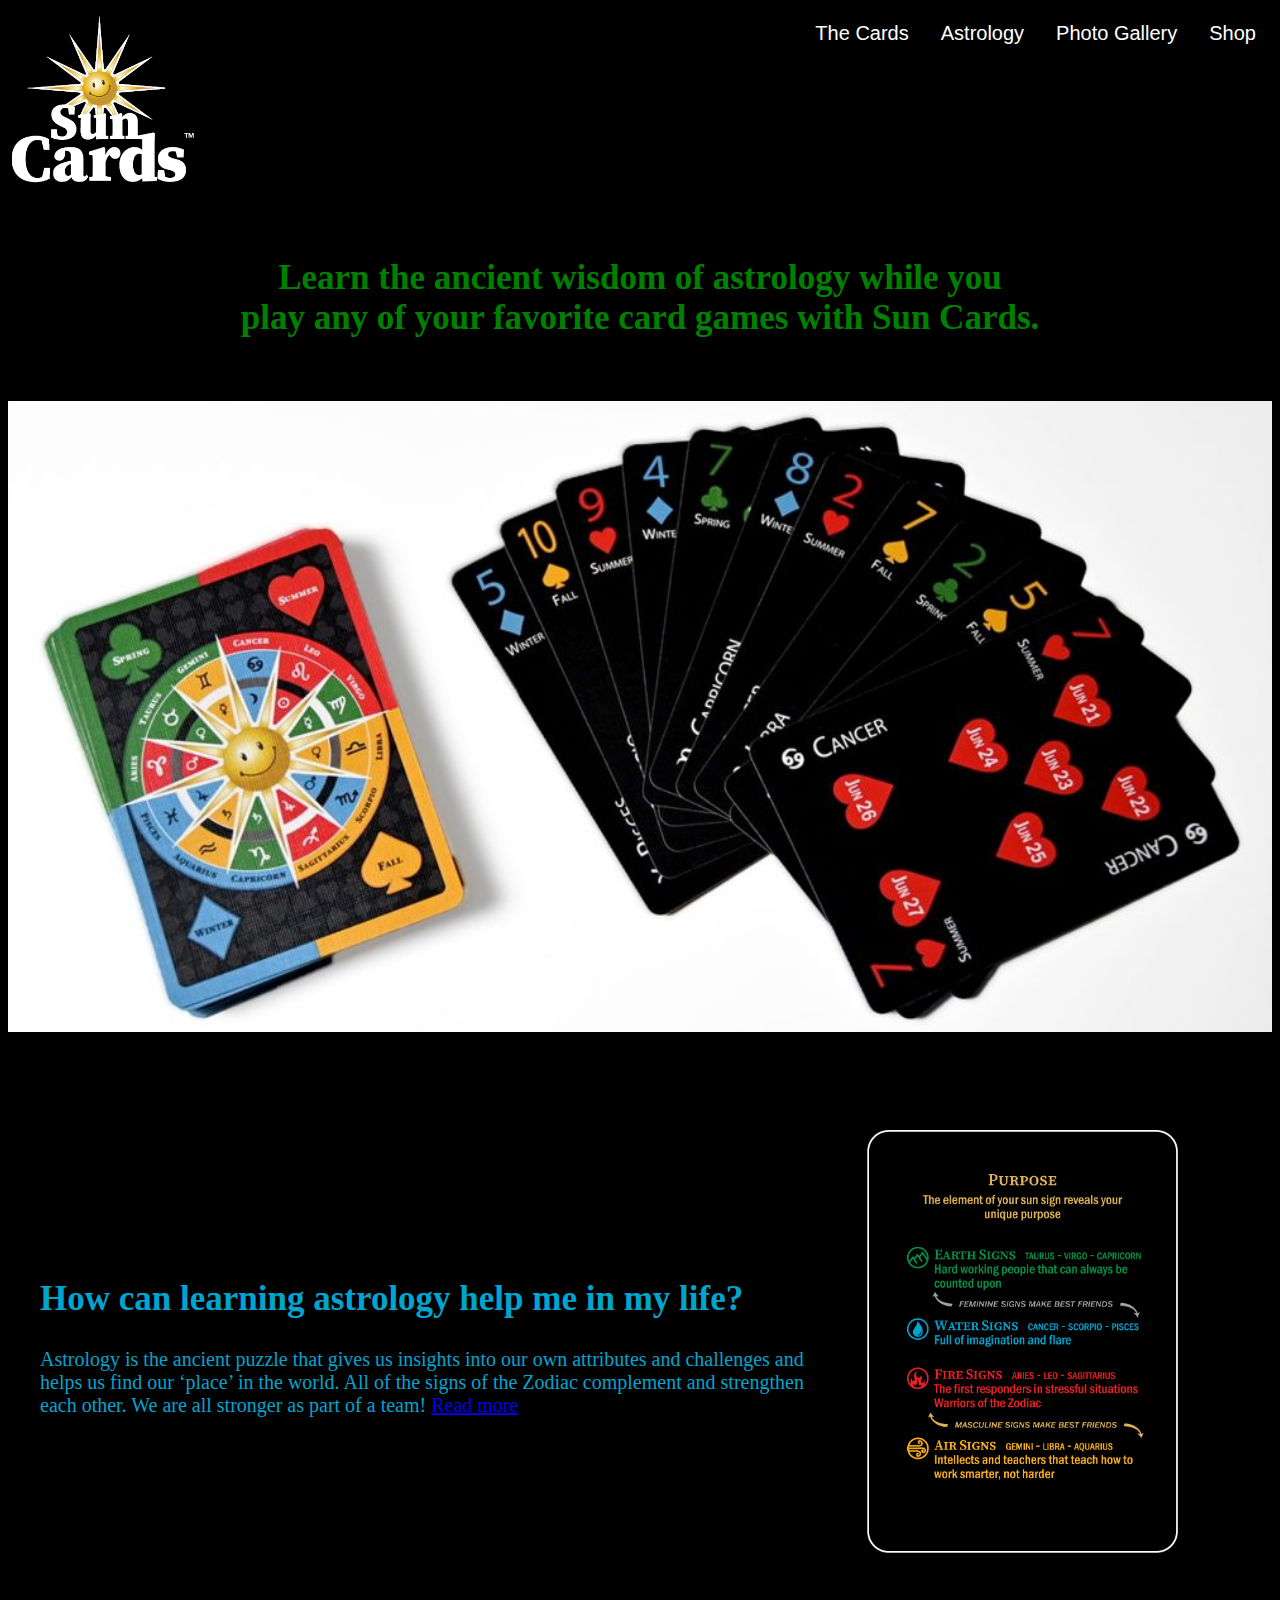
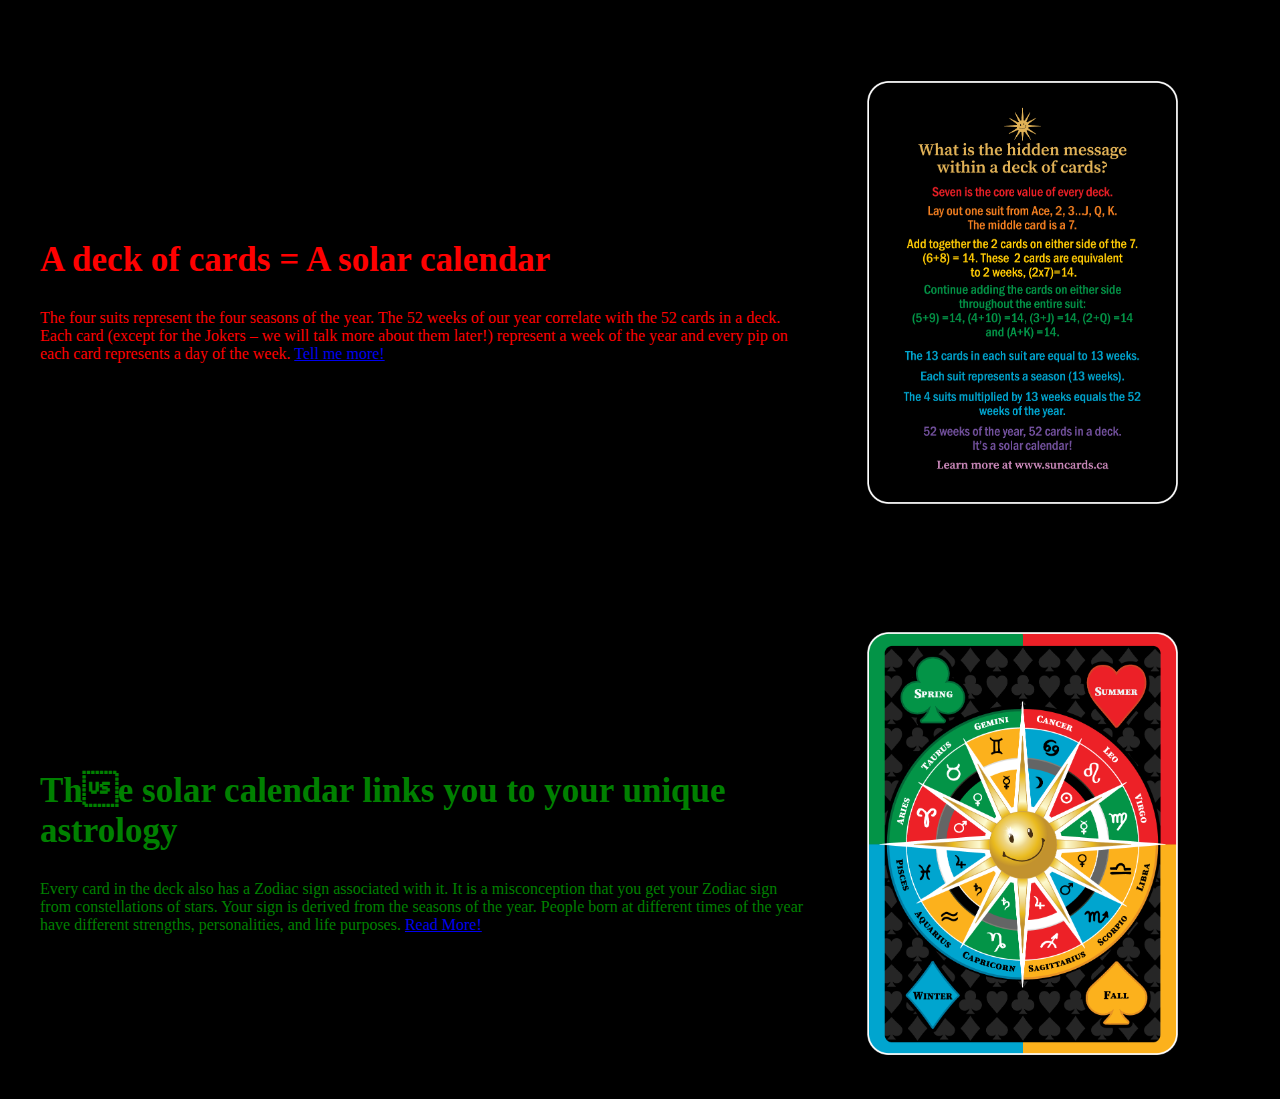
<file: index.html>
<!DOCTYPE html>
<html>
<head>
<style>

ul {
  list-style-type: none;
  margin: 0;
  padding: 0;
  overflow: hidden;
  background-color: black;
}

li {
  float: right;
}

li a {
  display: inline-block;
  color: white;
  text-align: center;
  padding: 14px 16px;
  text-decoration: none;
  font-size: 20px;
  font-family: sans-serif;
}

li a:hover {
  background-color: #111;
}

.active {
  background-color: red;
}
	
h1 {
text-align: center;
  background-color: black;
  color: green;
  font-size: 35px;
padding: 40px 0px 40px 0px;
}

h2 {
text-align: left;
color:#00A5CF;
  font-size: 35px;
}

</style>
</head>

<body style="background-color:black;">
	
<ul>
	<a href="index.html"><img width="15%" src="images\logo.png"  alt=""></a>
	<li><a href="shop.html">Shop</a></li>
	<li><a href="gallery.html">Photo Gallery</a></li>
	<li><a href="astrology.html">Astrology</a></li>
	<li><a href="TheCards.html">The Cards</a></li>  
</ul>




<h1>Learn the ancient wisdom of astrology while you <br>play any of your favorite card games with Sun Cards.</h1>

<div >
<img   style="width:100%"  src="images/cardsImage1.jpg" />
</div>


<div>
<table  width="100%"  cellpadding="30"  bgcolor="black">
    <tr  >
		<th></th>
		<th></th>
	</tr>
	<tr>
		 <td ><h2>How can learning astrology help me in my life?</h2>
			<p style="color:#00A5CF;font-size: 20px;">Astrology is the ancient puzzle that gives us insights into 
				our own attributes and challenges and helps us find our 
				‘place’ in the world. All of the signs of the Zodiac 
				complement and strengthen each other. We are all 
				stronger as part of a team! <a href="astrology.html">Read more</a></p>
		</td>
        <td>
			<img class="center"  style="width:100%" src="images/Home_card1@4x.png" />		
		</td>
	</tr>
	
	    <tr>
		<th>
			<td ></td>
			<td ></td>
		</th>
	</tr>
	<tr>
		 <td ><h2 style="color:red">A deck of cards = A solar calendar</h2>
			<p style="color:red;">The four suits represent the four seasons of the year. 
				The 52 weeks of our year correlate with the 52 cards in 
				a deck. Each card (except for the Jokers – we will talk 
				more about them later!) represent a week of the year 
				and every pip on each card represents a day of the 
				week. <a href="TheCards.html">Tell me more!</a> </p>
		</td>
        <td>
			<img style="width:100%" src="images/Home_card2@4x.png" />		
		</td>
	</tr>
	
	    <tr>
		<th>
			<td ></td>
			<td ></td>
		</th>
	</tr>
	<tr>
		 <td ><h2 style="color:green;">The solar calendar links you to your unique astrology</h2>
			<p style="color:green;">Every card in the deck also has a Zodiac sign associated 
			with it. It is a misconception that you get your Zodiac 
			sign from constellations of stars. Your sign is derived 
			from the seasons of the year. People born at different 
			times of the year have different strengths, personalities, 
			and life purposes. <a href="astrology.html">Read More!</a></a></p>
		</td>
        <td>
			<img style="width:100%" src="images/Home_card3@4x.png" />		
		</td>
	</tr>

</table>
</div>
</body>
</html>
</file>
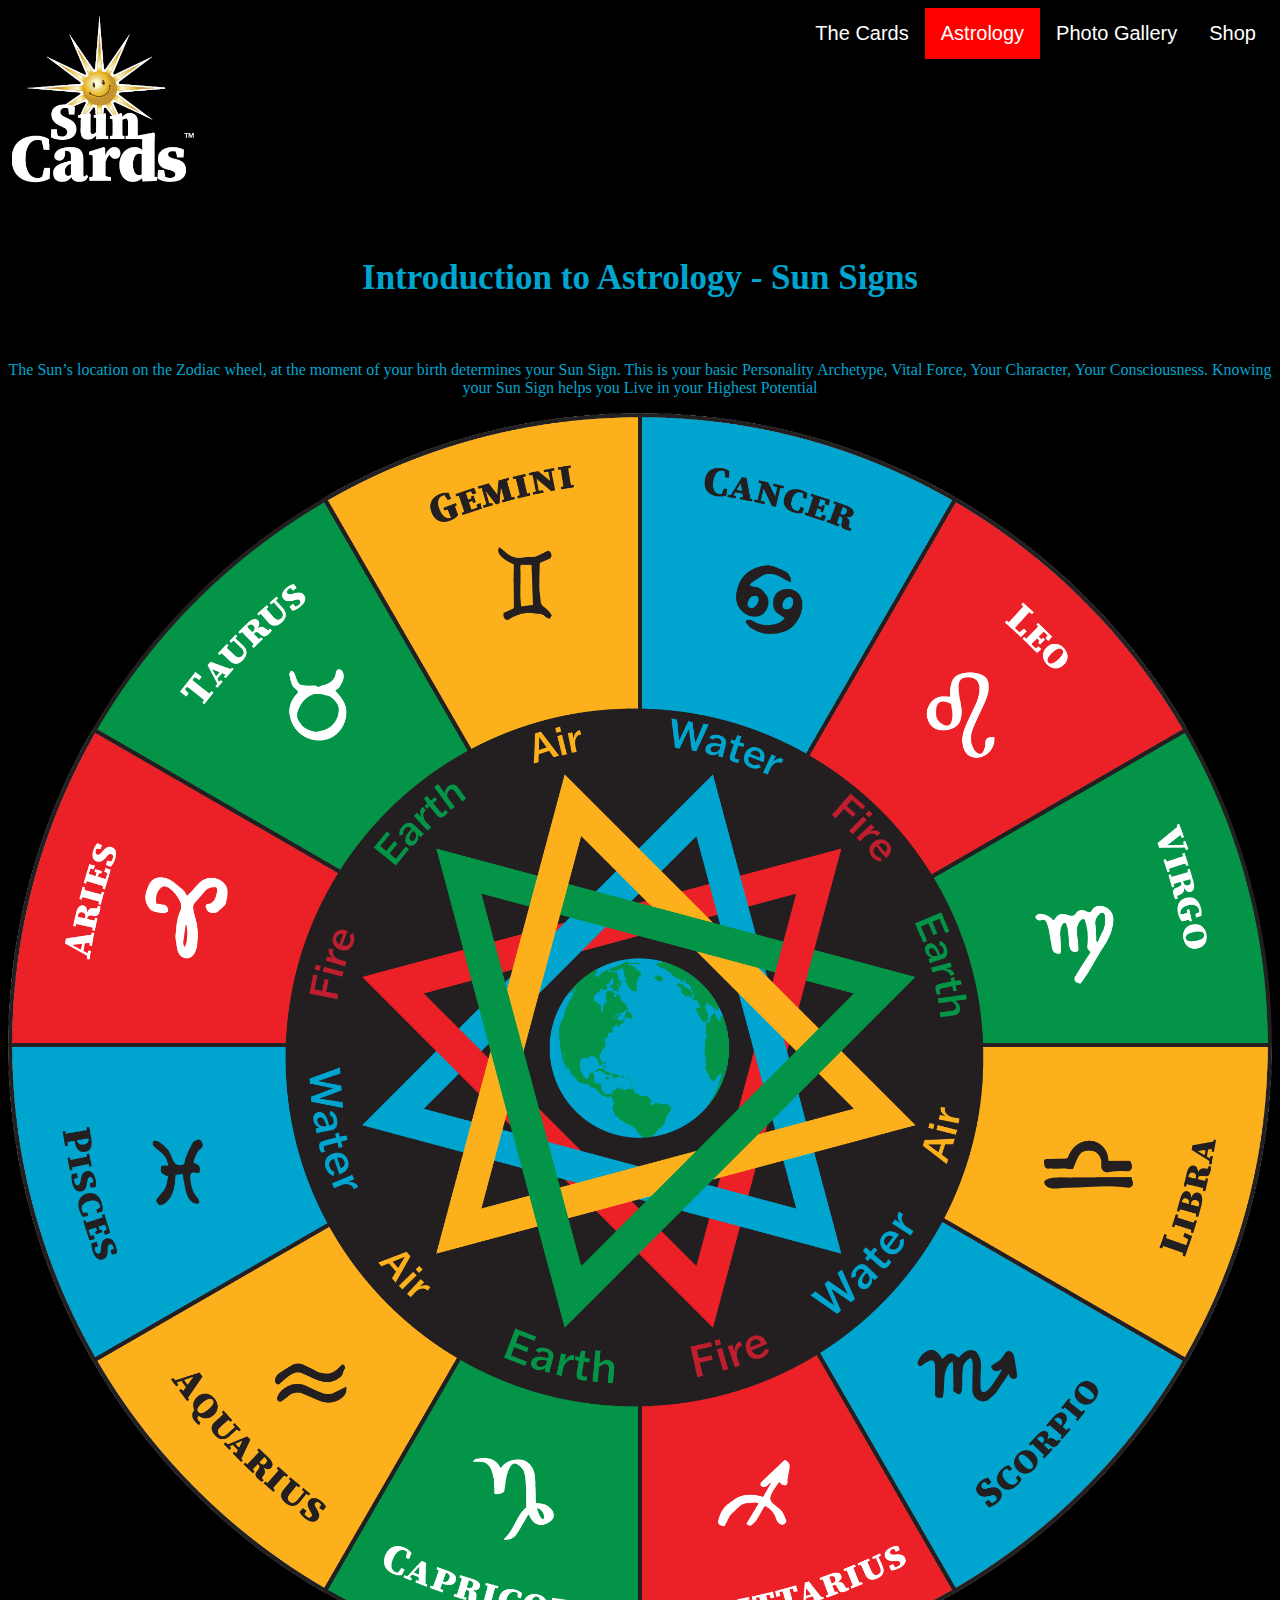
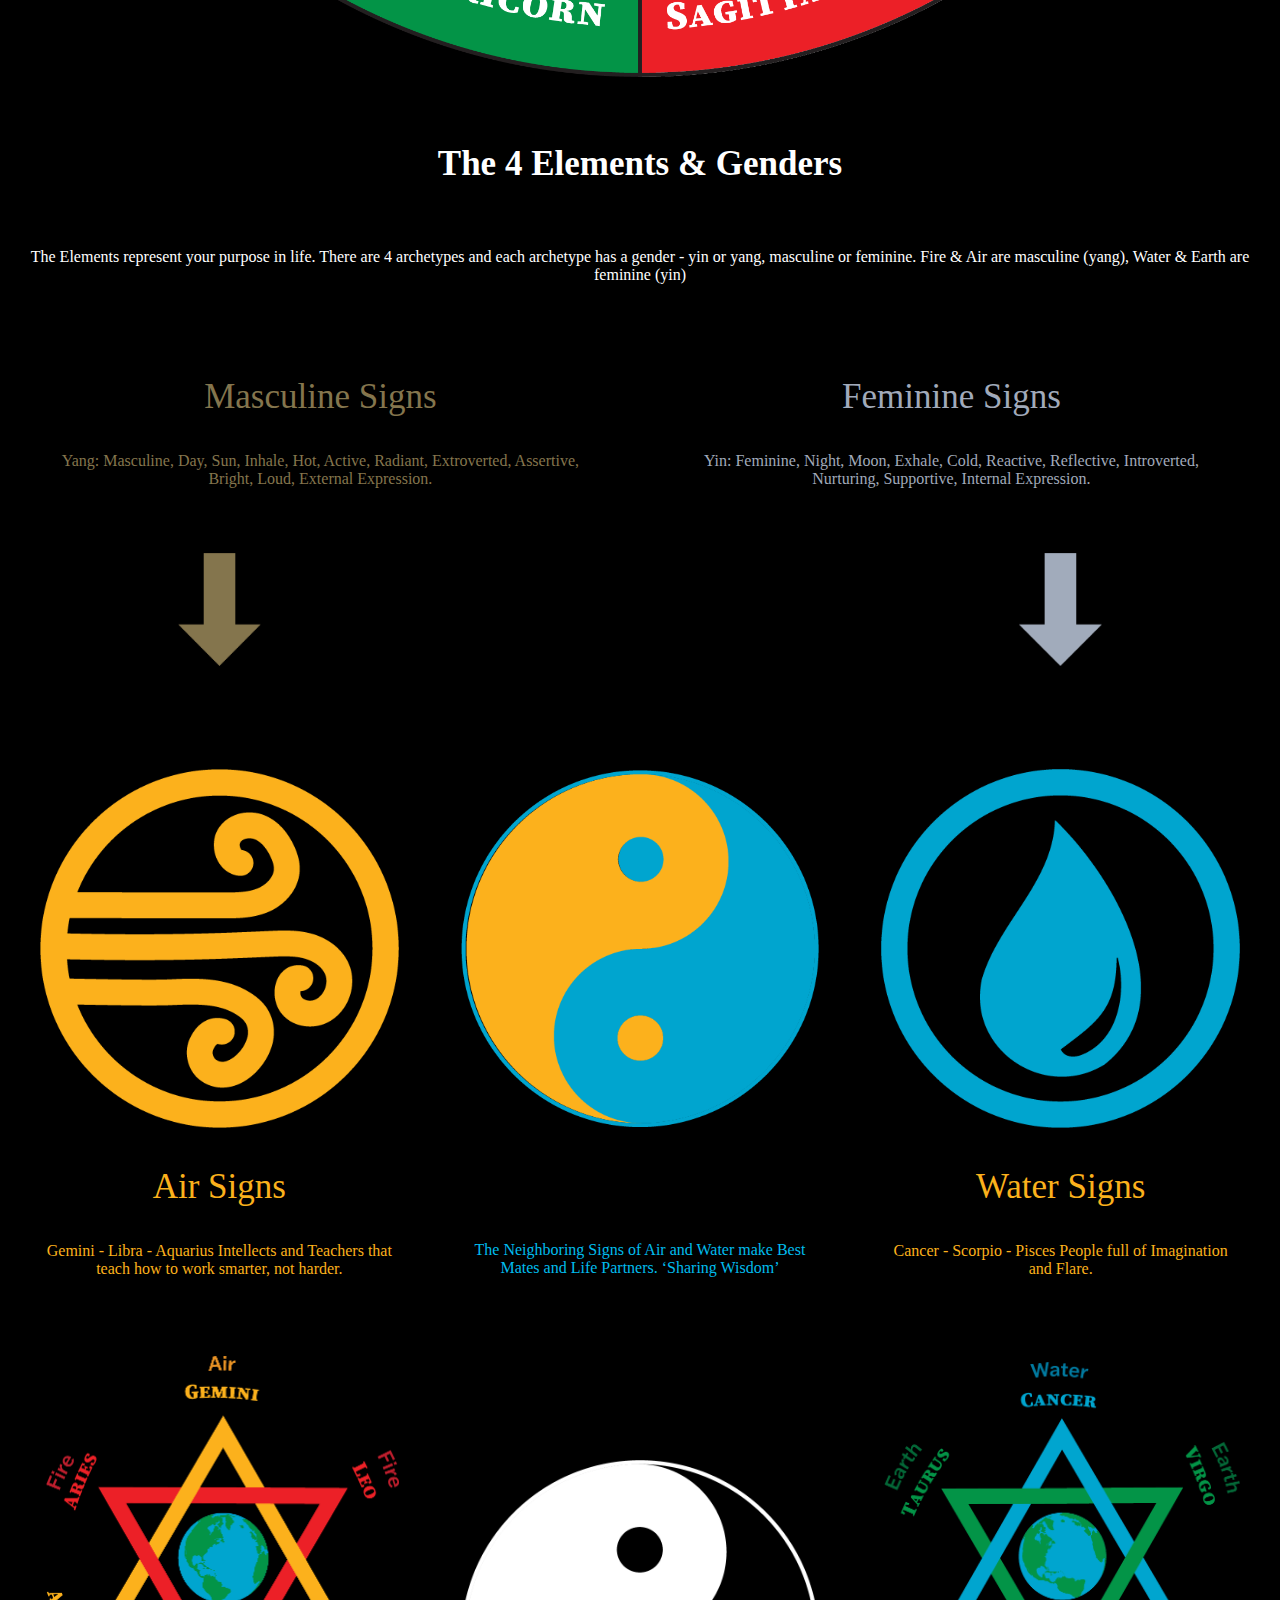
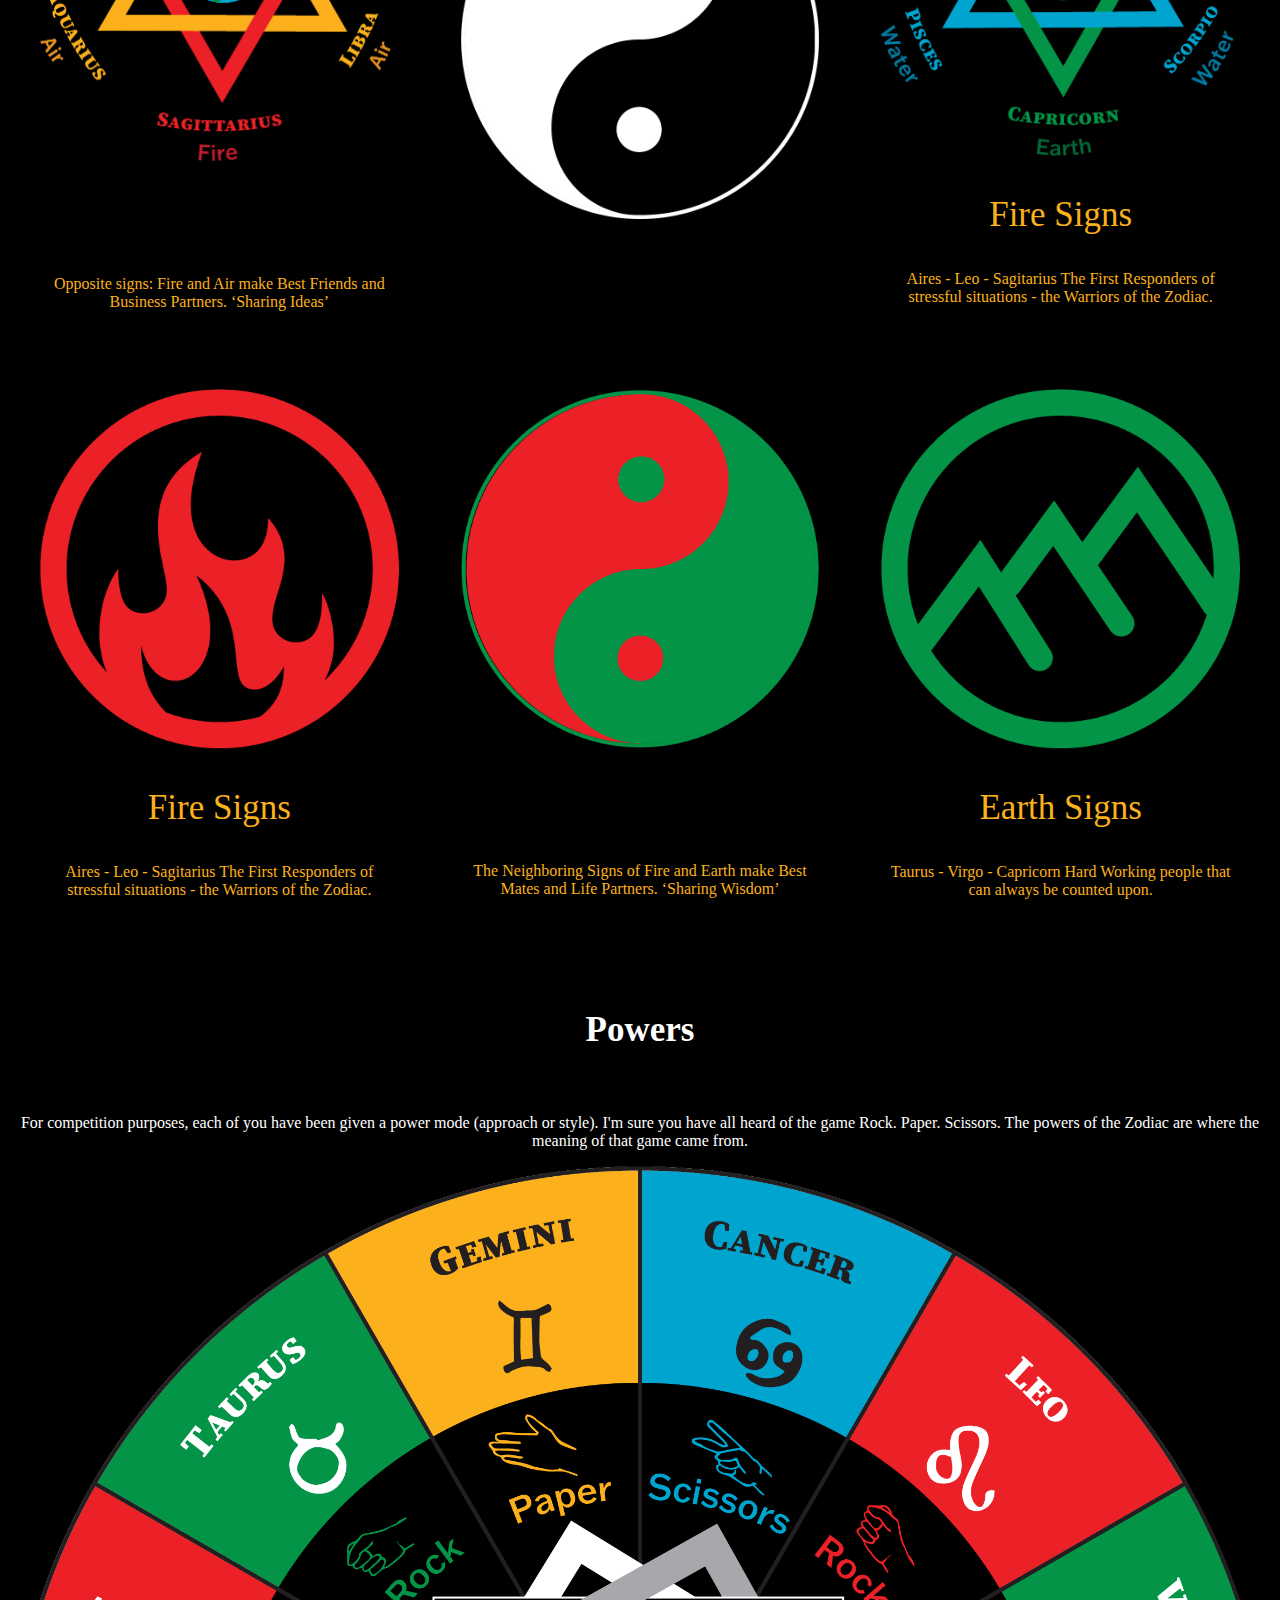
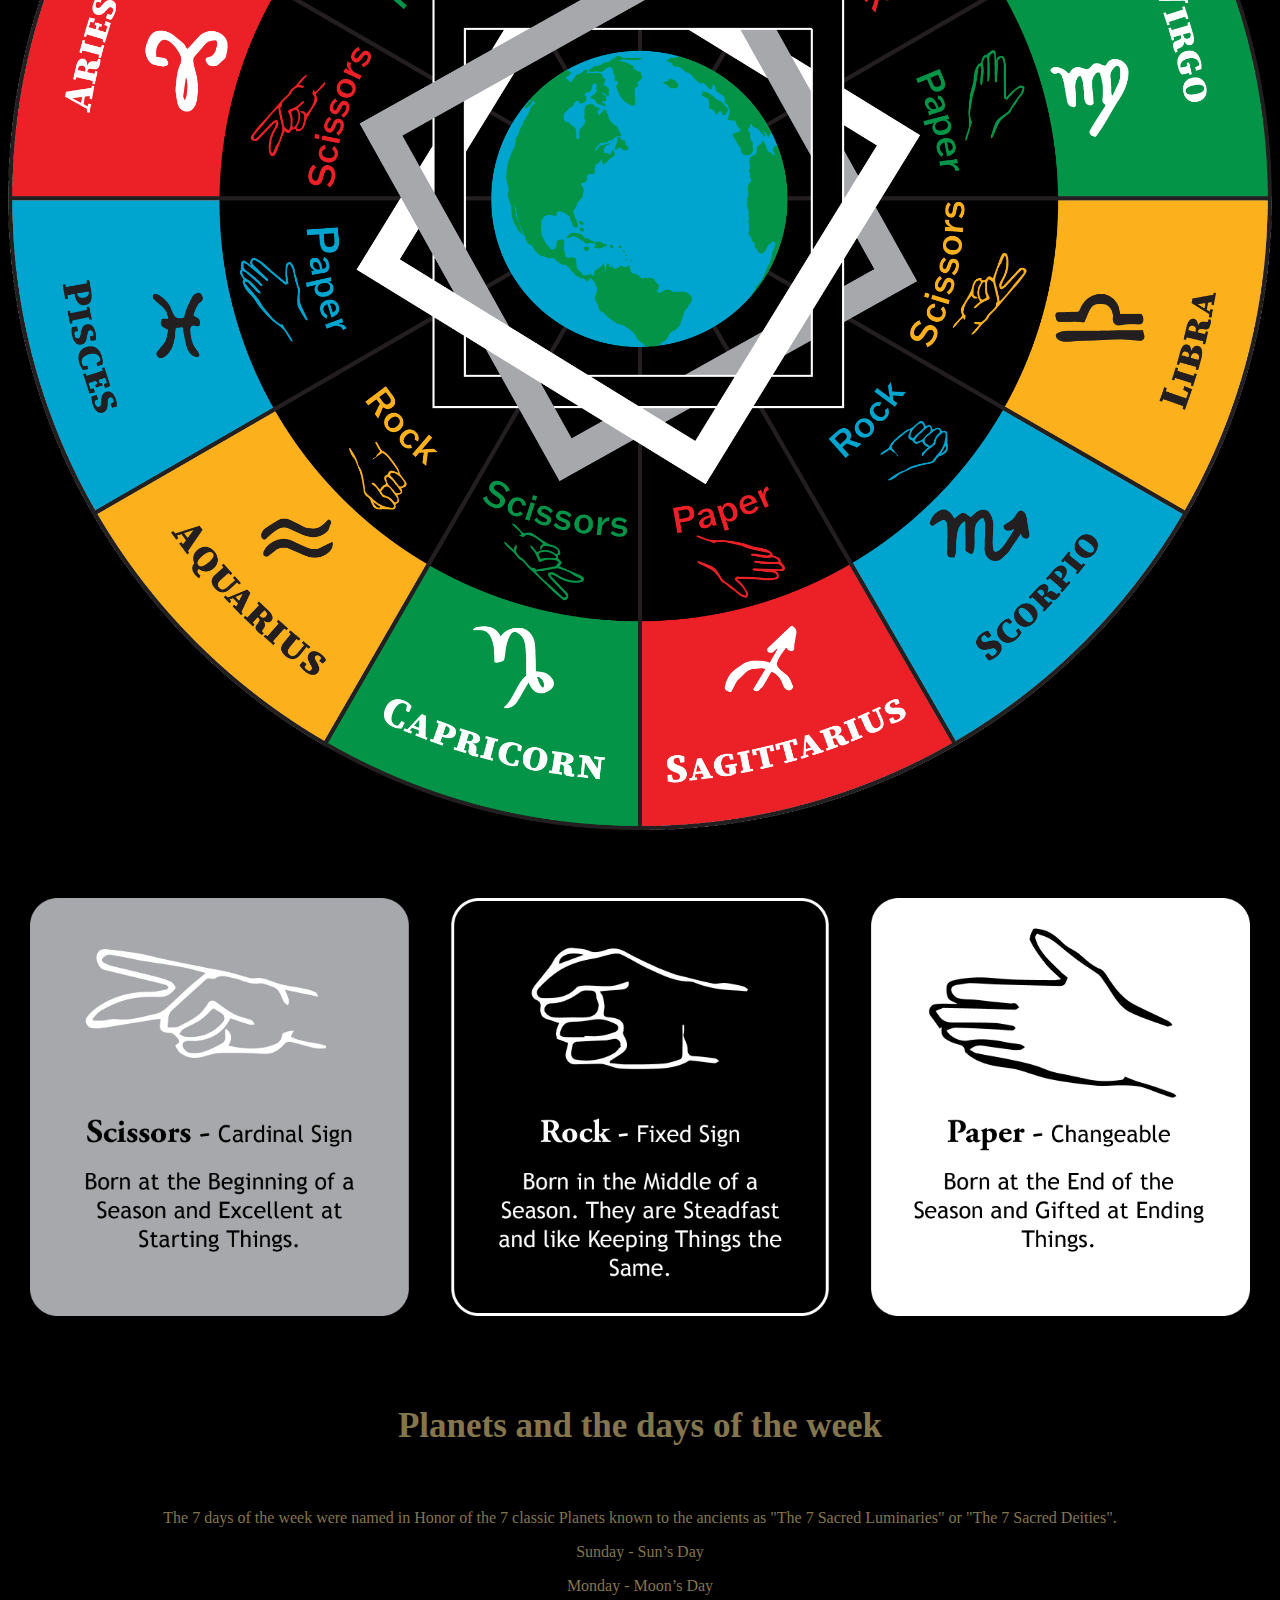
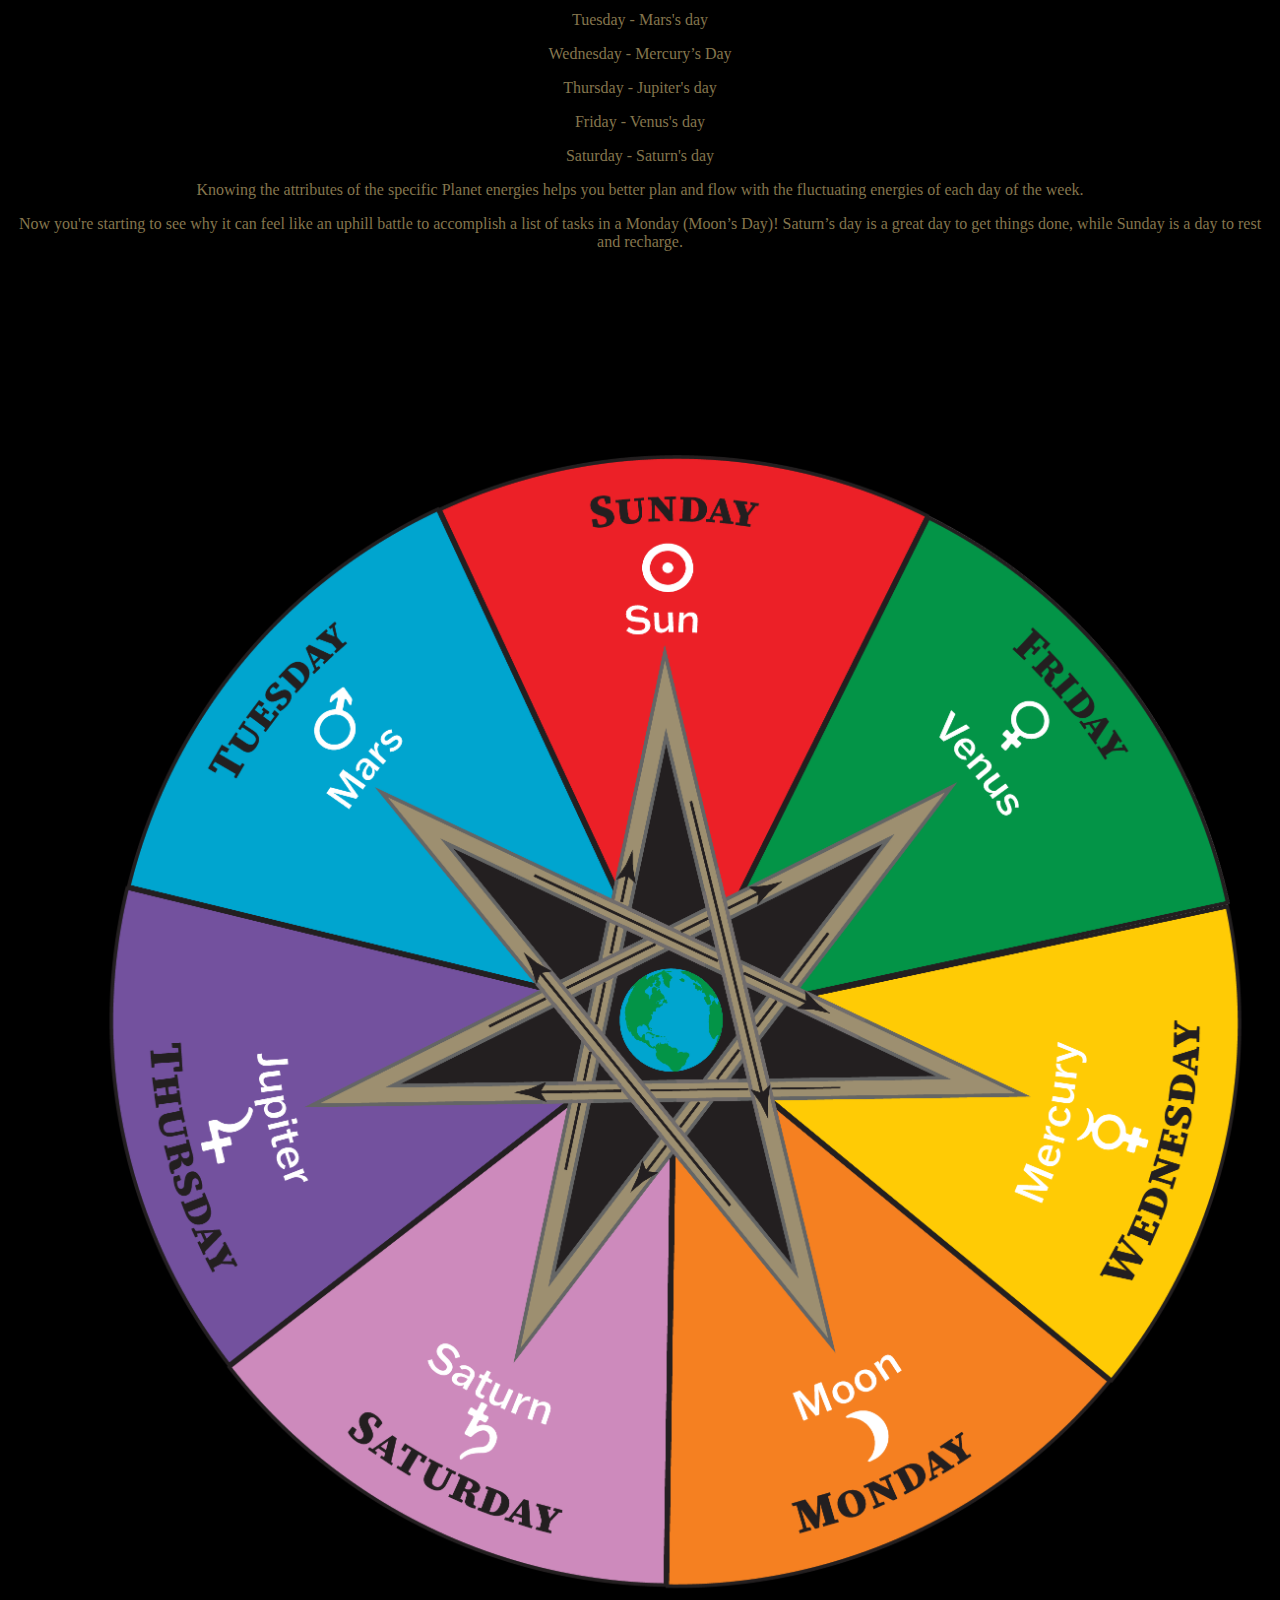
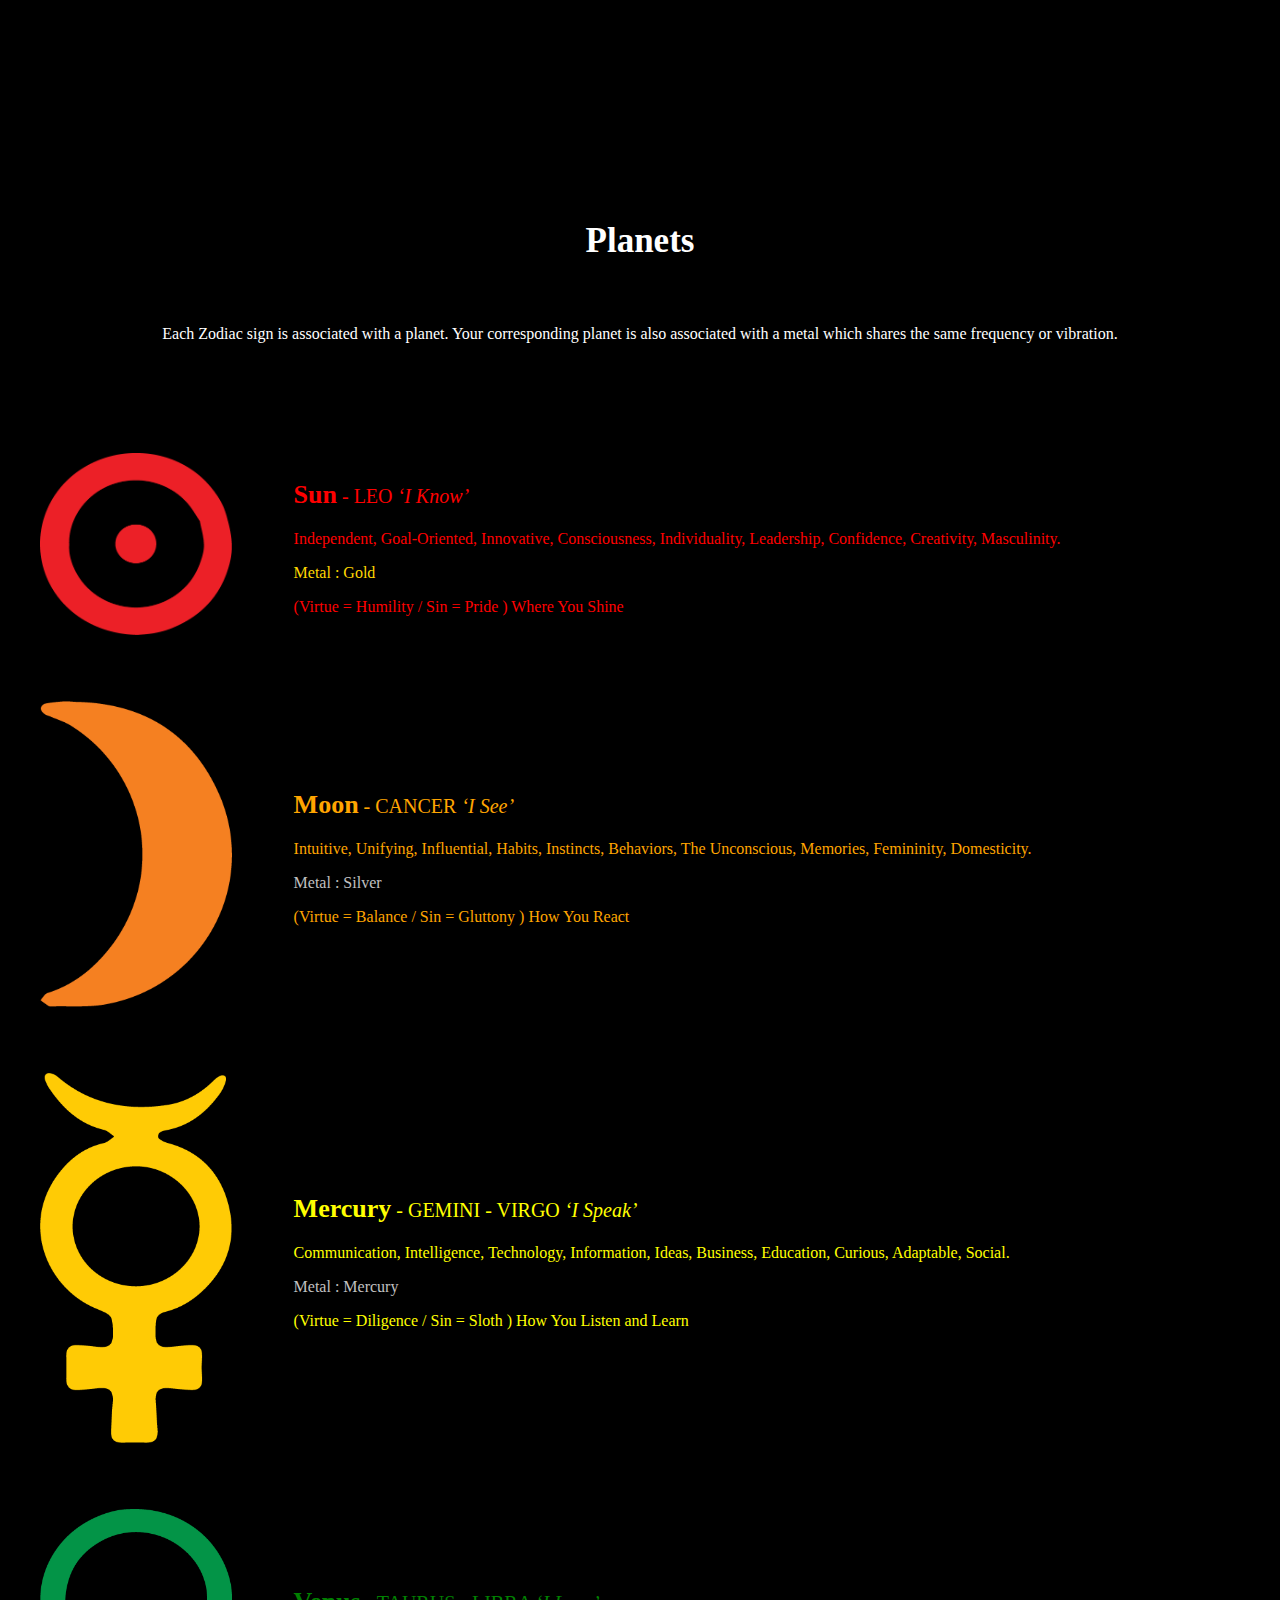
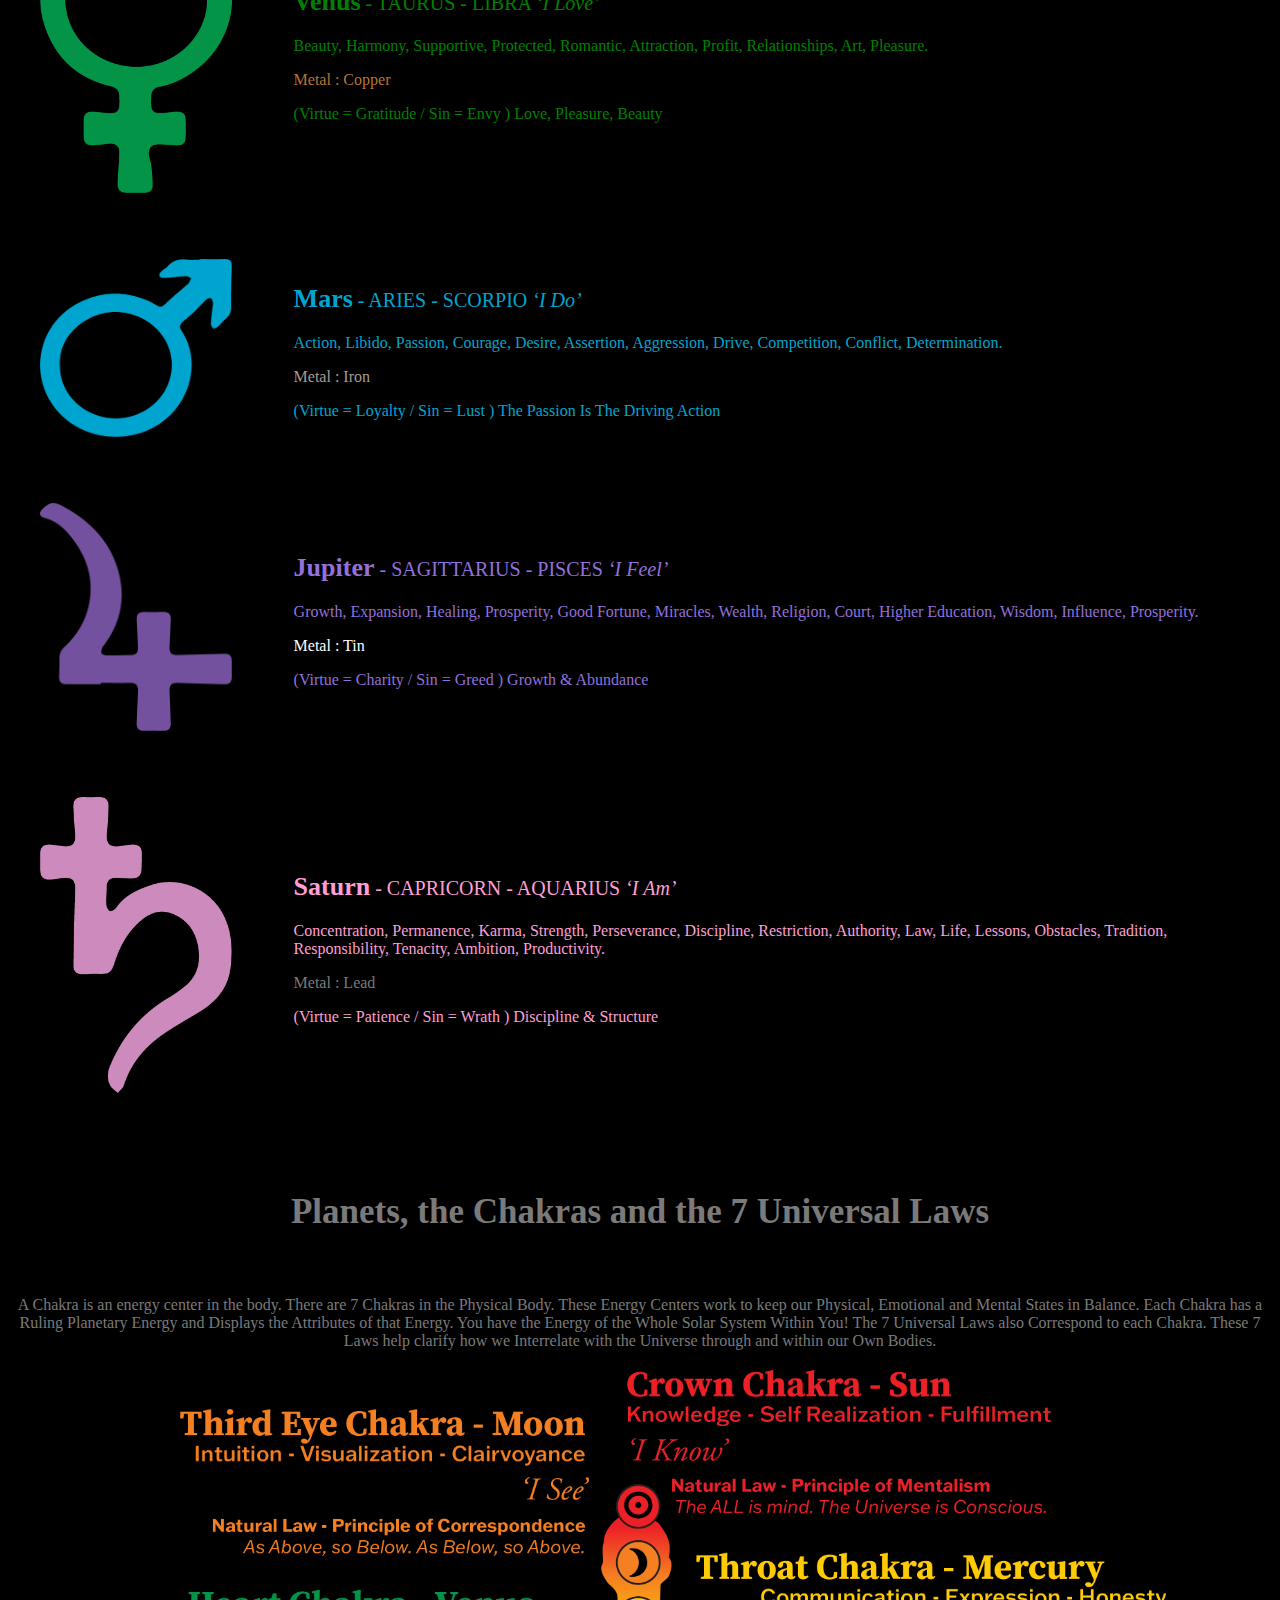
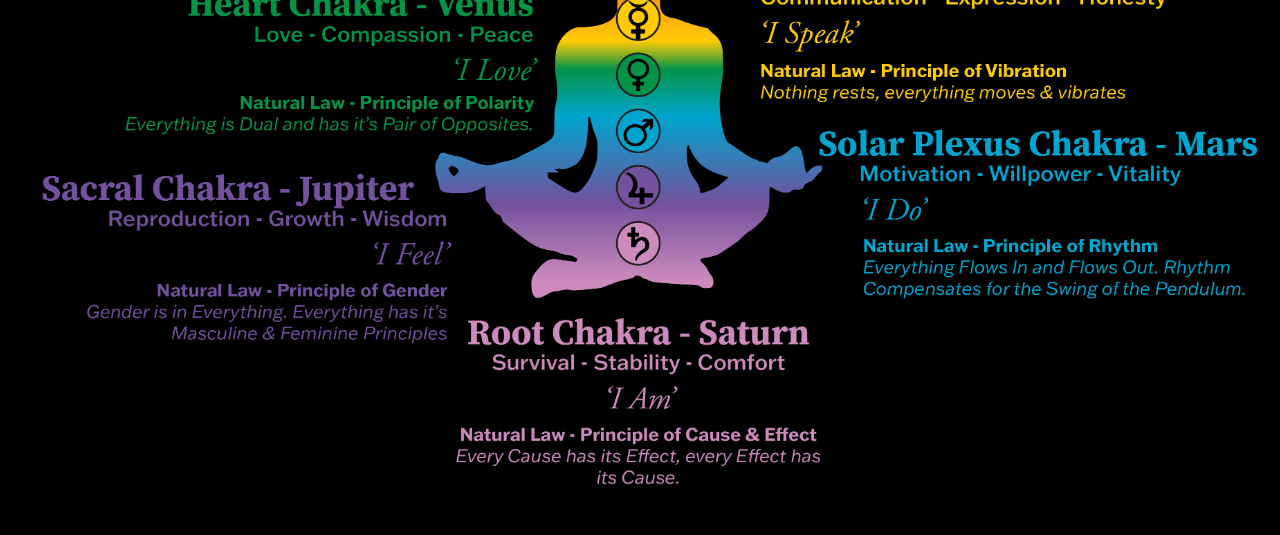
<file: astrology.html>
<!DOCTYPE html>
<html>
<head>
<style>

ul {
  list-style-type: none;
  margin: 0;
  padding: 0;
  overflow: hidden;
  background-color: black;
}

li {
  float: right;
}

li a {
  display: inline-block;
  color: white;
  text-align: center;
  padding: 14px 16px;
  text-decoration: none;
  font-size: 20px;
  font-family: sans-serif;
}

li a:hover {
  background-color: #111;
}

.active {
  background-color: red;
}
	
h1 {
text-align: center;
  background-color: black;
  color: green;
  font-size: 35px;
padding: 40px 0px 40px 0px;
}

h2 {
text-align: left;
color:#00A5CF;
  font-size: 35px;
}

</style>
</head>

<body style="background-color:black;">
	
<ul>
	<a href="index.html"><img width="15%" src="images\logo.png"  alt=""></a>
	<li ><a href="shop.html">Shop</a></li>
	<li><a href="gallery.html">Photo Gallery</a></li>
	<li><a class="active" href="astrology.html">Astrology</a></li>
	<li><a href="TheCards.html">The Cards</a></li>  
</ul>

<div>
<h1 style="color:#00A5CF">Introduction to Astrology - Sun Signs</h2>
			<p style="color:#00A5CF;text-align:center;">The Sun’s location on the Zodiac wheel, at the moment of your birth determines your Sun Sign. This is 
your basic Personality Archetype, Vital Force, Your Character, Your Consciousness. Knowing your Sun Sign 
helps you Live in your Highest Potential</p>
</div>

<div>
<img   style="width:100%"  src="images/Astrology_wheel.png" />
</div>

<div>
<h1 style="color:white">The 4 Elements & Genders</h2>
			<p style="color:white;text-align:center;">The Elements represent your purpose in life. There are 4 archetypes and each archetype has a gender - yin 
or yang, masculine or feminine. Fire & Air are masculine (yang), Water & Earth are feminine (yin)</p>
</div>

<div>
<table  width="100%"  cellpadding=""  bgcolor="black">
	<tr>
        	<td style="padding: 40px 40px 40px 40px;">
			<p style="color:#84754D;text-align:center;font-size: 35px;">Masculine Signs</p>
			<p style="color:#84754D;text-align:center;">Yang: Masculine, Day, Sun, Inhale, Hot, Active, Radiant, Extroverted, Assertive, Bright, Loud, External Expression.</p>
		</td>        	
		<td style="padding: 40px 40px 40px 40px;">		  
			<p style="color:#A1AABA;text-align:center;font-size: 35px;">Feminine Signs</p>
			<p style="color:#A1AABA;text-align:center;"> Yin: Feminine, Night, Moon, Exhale, Cold, Reactive, Reflective, Introverted, Nurturing, Supportive, Internal Expression.</p>
		</td>
	</tr>
</table>
<div>

<div>
<table width="100%" style="text-align:center;vertical-align:top;">
	<tr>
		<th width="33%"></th>
		<th width="33%"></th>
		<th width="33%"></th>		
	 </tr>
    <tr>    
		<td>	
			<img width="20%"  src="images/Astrology_masculine_arrow.png" />
		</td>
		<td></td>
     		<td>		  
			<img width="20%" src="images/Astrology_feminine_arrow.png" />
		</td>
	</tr>

</table>
</div>
	
<div>
<table  width="100%"  cellpadding="30px"  bgcolor="black">
	<tr>
		<tr>
		<th width="33%"></th>
		<th width="33%"></th>
		<th width="33%"></th>		
	</tr>
	<tr>    
		<td>	
			<img width="100%" src="images/Air_sign.png" />
			<p style="color:#FBB11C;text-align:center;font-size: 35px;">Air Signs</p>
			<p style="color:#FBB11C;text-align:center;">Gemini - Libra - Aquarius Intellects and Teachers that teach how to work smarter, not harder. </p>
		</td>
		<td>
			<img width="100%" src="images/Ying_Yang_air_water.png" />
			<p style="color:black;text-align:center;font-size: 35px;">___</p>
			<p style="color:#00BCED;text-align:center;">The Neighboring Signs of Air and Water make Best Mates and Life Partners. ‘Sharing Wisdom’</p>
		</td>
        <td>		  
			<img width="100%"  src="images/Water_sign.png" />
			<p style="color:#FBB11C;text-align:center;font-size: 35px;">Water Signs</p>
			<p style="color:#FBB11C;text-align:center;">Cancer - Scorpio - Pisces People full of Imagination and Flare.</p>
		</td>
	</tr>
	<tr>    
		<td>	
			<img width="100%" src="images/Fire_Air_star.png" />
			<p style="color:black;text-align:center;font-size: 35px;">___</p>
			<p style="color:#FBB11C;text-align:center;">Opposite signs: Fire and Air make Best Friends and Business Partners. ‘Sharing Ideas’</p>
		</td>
		<td>
			<img width="100%" src="images/Yin_yang.png" />
	
		</td>
        <td>		  
			<img width="100%"  src="images/Earth_Water_star.png" />
			<p style="color:#FBB11C;text-align:center;font-size: 35px;">Fire Signs</p>
			<p style="color:#FBB11C;text-align:center;">Aires - Leo - Sagitarius The First Responders of stressful situations - the Warriors of the Zodiac.</p>
		</td>
	</tr>

	<tr>    
		<td>	
			<img width="100%" src="images/Fire_Sign.png" />
			<p style="color:#FBB11C;text-align:center;font-size: 35px;">Fire Signs</p>
			<p style="color:#FBB11C;text-align:center;">Aires - Leo - Sagitarius The First Responders of stressful situations - the Warriors of the Zodiac.</p>
		</td>
		<td>
			<img width="100%" src="images/Fire_earth_yin_yang.png" />
			<p style="color:black;text-align:center;font-size: 35px;">___</p>
			<p style="color:#FBB11C;text-align:center;">The Neighboring Signs of Fire and Earth make Best Mates and Life Partners. ‘Sharing Wisdom’</p>
		</td>
        <td>		  
			<img width="100%"  src="images/Earth_sign.png" />
			<p style="color:#FBB11C;text-align:center;font-size: 35px;">Earth Signs</p>
			<p style="color:#FBB11C;text-align:center;">Taurus - Virgo - Capricorn Hard Working people that can always be counted upon.</p>
		</td>
	</tr>
</table>
<div>

<div>
	<h1 style="color:white">Powers</h1>
	<p style="color:white;text-align:center;">For competition purposes, each of you have been given a power mode (approach or style). I'm sure you have all heard of the game Rock. Paper. Scissors. The powers of the Zodiac are where the meaning of that game came from.</p>
</div>

<div>
<img   style="width:100%"  src="images/Astrology_powers.png" />
</div>

<div>
<table width="100%" cellpadding="20px"  style="text-align:center;vertical-align:top;">
	<tr>
		<th width="33%"></th>
		<th width="33%"></th>
		<th width="33%"></th>		
	 </tr>
    <tr>    
		<td>	
			<img width="100%"  src="images/Scissors_box.png" />
		</td>
		<td>
			<img width="100%"  src="images/Rock_box.png" />
		</td>
     		<td>		  
			<img width="100%"  src="images/Paper_box.png" />
		</td>
	</tr>

</table>
</div>

<div>
	<h1 style="color:#84754D">Planets and the days of the week</h1>
	<p style="color:#84754D;text-align:center;">The 7 days of the week were named in Honor of the 7 classic Planets known to the ancients as "The 7 Sacred Luminaries" or "The 7 Sacred Deities".</p>
			<p style="color:#84754D;text-align:center;">Sunday - Sun’s Day</p>
			<p style="color:#84754D;text-align:center;">Monday - Moon’s Day</p>
			<p style="color:#84754D;text-align:center;">Tuesday - Mars's day</p>
			<p style="color:#84754D;text-align:center;">Wednesday - Mercury’s Day</p>
			<p style="color:#84754D;text-align:center;">Thursday - Jupiter's day</p>
			<p style="color:#84754D;text-align:center;">Friday - Venus's day</p>
			<p style="color:#84754D;text-align:center;">Saturday - Saturn's day</p>

	<p style="color:#84754D;text-align:center;">Knowing the attributes of the specific Planet energies helps you better plan and flow with the fluctuating energies of each day of the week.</p>
	<p style="color:#84754D;text-align:center;">Now you're starting to see why it can feel like an uphill battle to accomplish a list of tasks in a Monday (Moon’s Day)! Saturn’s day is a great day to get things done, while Sunday is a day to rest and recharge.</p>
</div>

<div>
<img   style="width:100%"  src="images/Astrology_daysofweek.png" />
</div>

<div>
	<h1 style="color:white">Planets</h1>
	<p style="color:white;text-align:center;">Each Zodiac sign is associated with a planet. Your corresponding planet is also associated with a metal which shares the same frequency or vibration.</p>
</div>

<div>
<table width="100%" cellpadding="30px"  style="text-align:center;vertical-align:top;">
	<tr>
		<th width="20%"></th>
		<th width="80%"></th>		
	</tr>
	<tr>    
		<td>	
			<img width="100%"  src="images/Sun_icon.png" />
		</td>
     		<td>		  
			<p style="color:red;text-align:left;font-size: 20px;"><b style="font-size: 26px;">Sun</b> - LEO <i>‘I Know’</i></p>
			<p style="color:red;text-align:left;">Independent, Goal-Oriented, Innovative, Consciousness, Individuality, Leadership, Confidence, Creativity, Masculinity.</p>
			<p style="color:gold;text-align:left;">Metal : Gold</p>
			<p style="color:red;text-align:left;">(Virtue = Humility / Sin = Pride ) Where You Shine</p>
		</td>
	</tr>
	<tr>    
		<td>	
			<img width="100%"  src="images/Moon_icon.png" />
		</td>
     		<td>		  
			<p style="color:orange;text-align:left;font-size: 20px;"><b style="font-size: 26px;">Moon</b>  - CANCER <i>‘I See’</i></p>
			<p style="color:orange;text-align:left;">Intuitive, Unifying, Influential, Habits, Instincts, Behaviors, The Unconscious, Memories, Femininity, Domesticity.</p>
			<p style="color:silver;text-align:left;">Metal : Silver</p>
			<p style="color:orange;text-align:left;">(Virtue = Balance / Sin = Gluttony ) How You React</p>
		</td>
	</tr>
	<tr>    
		<td>	
			<img width="100%"  src="images/Mercury_icon.png" />
		</td>
     		<td>		  
			<p style="color:yellow;text-align:left;font-size: 20px;"><b style="font-size: 26px;">Mercury</b>  - GEMINI - VIRGO <i>‘I Speak’</i></p>
			<p style="color:yellow;text-align:left;">Communication, Intelligence, Technology, Information, Ideas, Business, Education, Curious, Adaptable, Social.</p>
			<p style="color:silver;text-align:left;">Metal : Mercury</p>
			<p style="color:yellow;text-align:left;">(Virtue = Diligence / Sin = Sloth ) How You Listen and Learn</p>
		</td>
	</tr>
	<tr>    
		<td>	
			<img width="100%"  src="images/Venus_icon.png" />
		</td>
     		<td>		  
			<p style="color:green;text-align:left;font-size: 20px;"><b style="font-size: 26px;">Venus</b> - TAURUS - LIBRA <i>‘I Love’</i></p>
			<p style="color:green;text-align:left;">Beauty, Harmony, Supportive, Protected, Romantic, Attraction, Profit, Relationships, Art, Pleasure.</p>
			<p style="color: #B87333;text-align:left;">Metal : Copper</p>
			<p style="color:green;text-align:left;">(Virtue = Gratitude / Sin = Envy ) Love, Pleasure, Beauty</p>
		</td>
	</tr>
	<tr>    
		<td>	
			<img width="100%"  src="images/Mars_icon.png" />
		</td>
     		<td>		  
			<p style="color:#00A5CF;text-align:left;font-size: 20px;"><b style="font-size: 26px;">Mars</b> - ARIES - SCORPIO <i>‘I Do’</i></p>
			<p style="color:#00A5CF;text-align:left;">Action, Libido, Passion, Courage, Desire, Assertion, Aggression, Drive, Competition, Conflict, Determination.</p>
			<p style="color:#A59C94;text-align:left;">Metal : Iron</p>
			<p style="color:#00A5CF;text-align:left;">(Virtue = Loyalty / Sin = Lust ) The Passion Is The Driving Action</p>
		</td>
	</tr>
		<tr>    
		<td>	
			<img width="100%"  src="images/Jupiter_icon.png" />
		</td>
     		<td>		  
			<p style="color:#9370DB;text-align:left;font-size: 20px;"><b style="font-size: 26px;">Jupiter</b> - SAGITTARIUS - PISCES <i>‘I Feel’</i></p>
			<p style="color:#9370DB;text-align:left;">Growth, Expansion, Healing, Prosperity, Good Fortune, Miracles, Wealth, Religion, Court, Higher Education, Wisdom, Influence, Prosperity.</p>
			<p style="color:white;text-align:left;">Metal : Tin</p>
			<p style="color:#9370DB;text-align:left;">(Virtue = Charity / Sin = Greed ) Growth & Abundance</p>
		</td>
	</tr>
<tr>    
		<td>	
			<img width="100%"  src="images/saturn.png" />
		</td>
     		<td>		  
			<p style="color:#FF9FD3;text-align:left;font-size: 20px;"><b style="font-size: 26px;">Saturn</b> - CAPRICORN - AQUARIUS <i>‘I Am’</i></p>
			<p style="color:#FF9FD3;text-align:left;">Concentration, Permanence, Karma, Strength, Perseverance, Discipline, Restriction, Authority, Law, Life, Lessons, Obstacles, Tradition, Responsibility, Tenacity, Ambition, Productivity.</p>
			<p style="color:#7a7a7a;text-align:left;">Metal : Lead</p>
			<p style="color:#FF9FD3;text-align:left;">(Virtue = Patience / Sin = Wrath ) Discipline & Structure</p>
		</td>
	</tr>
</table>
</div>

<div>
	<h1 style="color:#7a7a7a">Planets, the Chakras and the 7 Universal Laws</h1>
	<p style="color:#7a7a7a;text-align:center;">A Chakra is an energy center in the body. There are 7 Chakras in the Physical Body. These Energy Centers work to keep our Physical, Emotional and Mental States in Balance. Each Chakra has a Ruling Planetary Energy and Displays the Attributes of that Energy. You have the Energy of the Whole Solar System Within You! The 7 Universal Laws also Correspond to each Chakra. These 7 Laws help clarify how we Interrelate with the Universe through and within our Own Bodies.</p>
</div>

<div>
	<img style="width:100%"  src="images/Chakra_graphic@4x.png" />
</div>

</body>
</html>
</file>
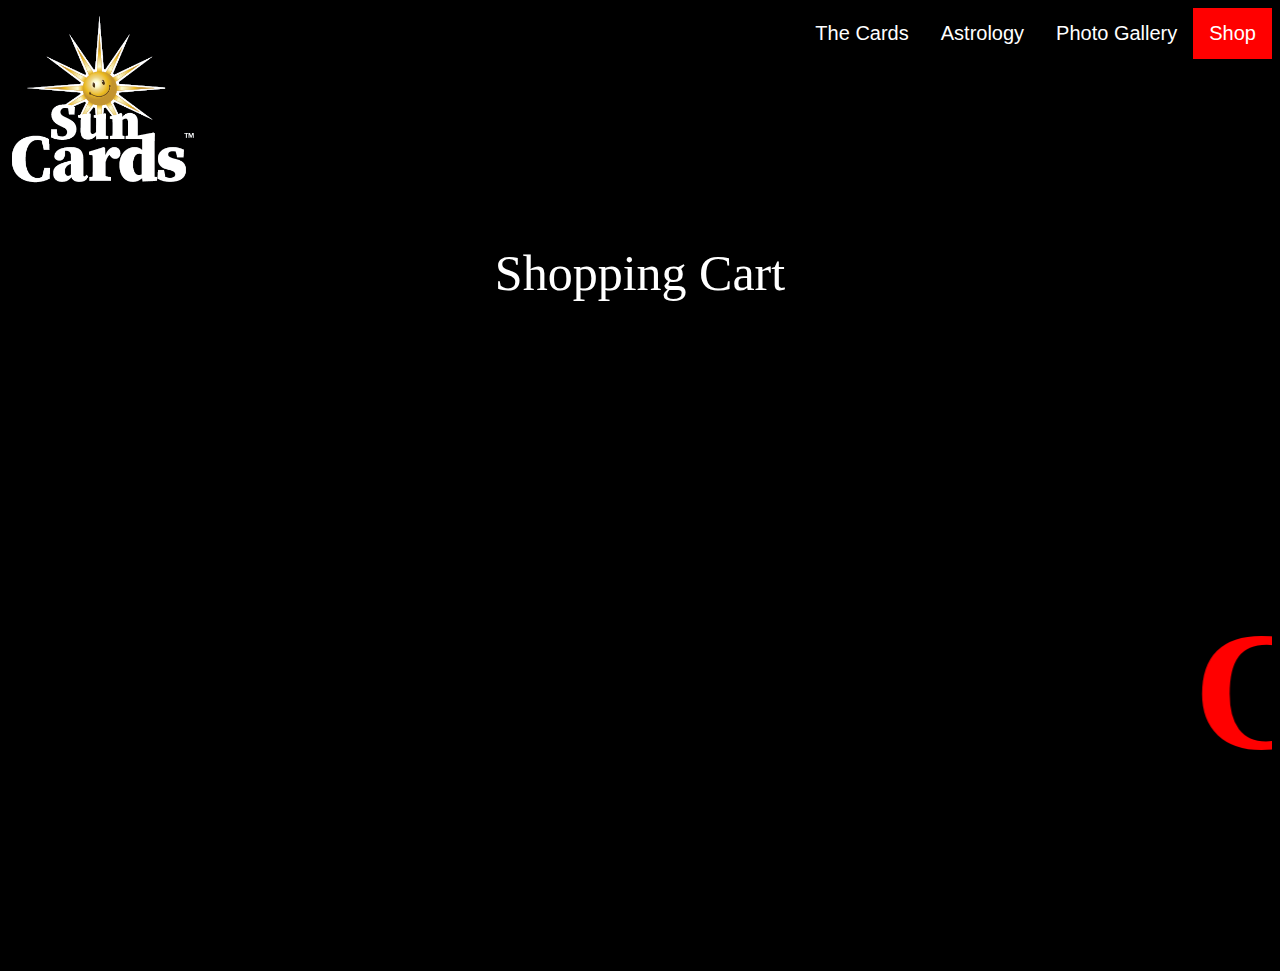
<file: shop.html>
<!DOCTYPE html>
<html>
<head>
<style>

ul {
  list-style-type: none;
  margin: 0;
  padding: 0;
  overflow: hidden;
  background-color: black;
}

li {
  float: right;
}

li a {
  display: inline-block;
  color: white;
  text-align: center;
  padding: 14px 16px;
  text-decoration: none;
  font-size: 20px;
  font-family: sans-serif;
}

li a:hover {
  background-color: #111;
}

.active {
  background-color: red;
}
	
h1 {
text-align: center;
  background-color: black;
  color: green;
  font-size: 35px;
padding: 40px 0px 40px 0px;
}

h2 {
text-align: left;
color:#00A5CF;
  font-size: 35px;
}

</style>
</head>

<body style="background-color:black;">
	
<ul>
	<a href="index.html"><img width="15%" src="images\logo.png"  alt=""></a>
	<li><a class="active" href="shop.html">Shop</a></li>
	<li><a href="gallery.html">Photo Gallery</a></li>
	<li><a href="astrology.html">Astrology</a></li>
	<li><a href="TheCards.html">The Cards</a></li>  
</ul>

 <p style="color:white;text-align:center;font-size:50px;">Shopping Cart</p>

<br><br><br><br>
<marquee  scrollamount="20" style="color: green;font-size=10px"; > <h3 style="color:red;text-align:center;font-size: 170px;">Coming Soon!!</h3></marquee>



</body>
</html>
</file>
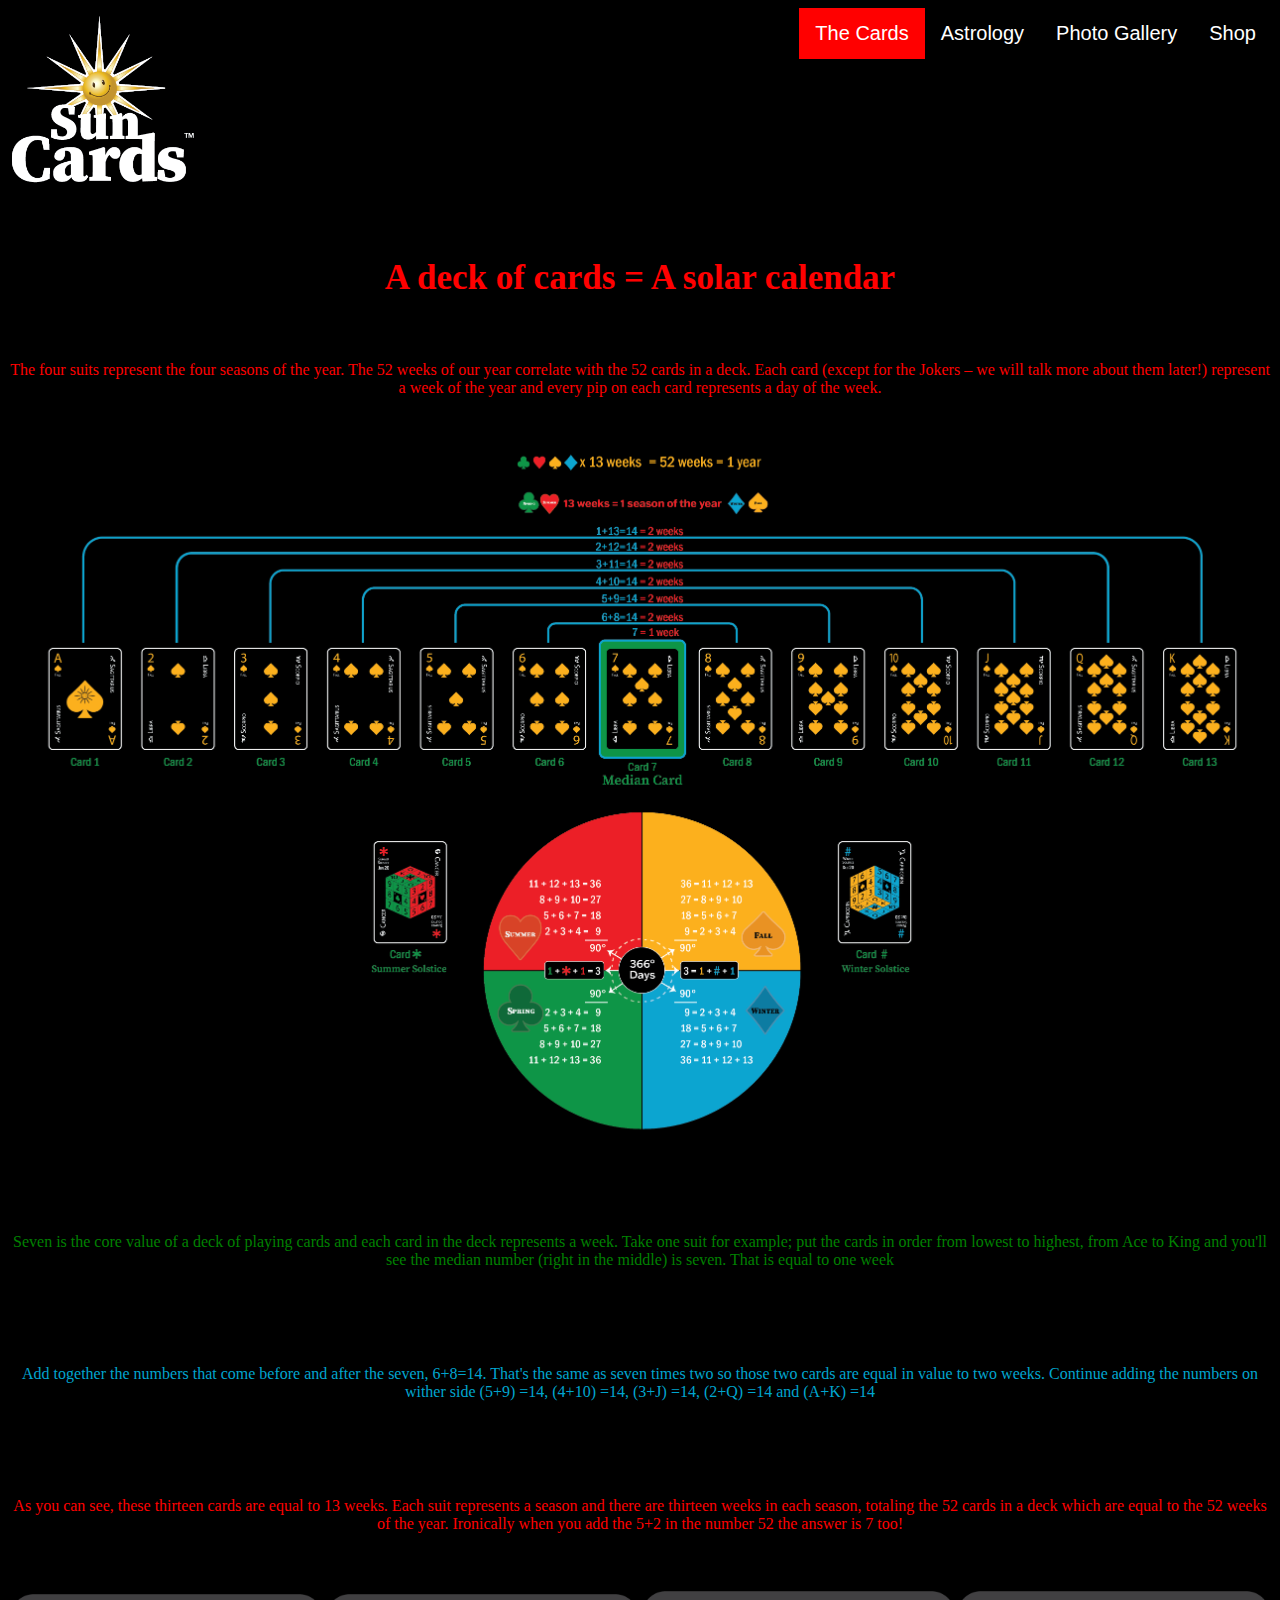
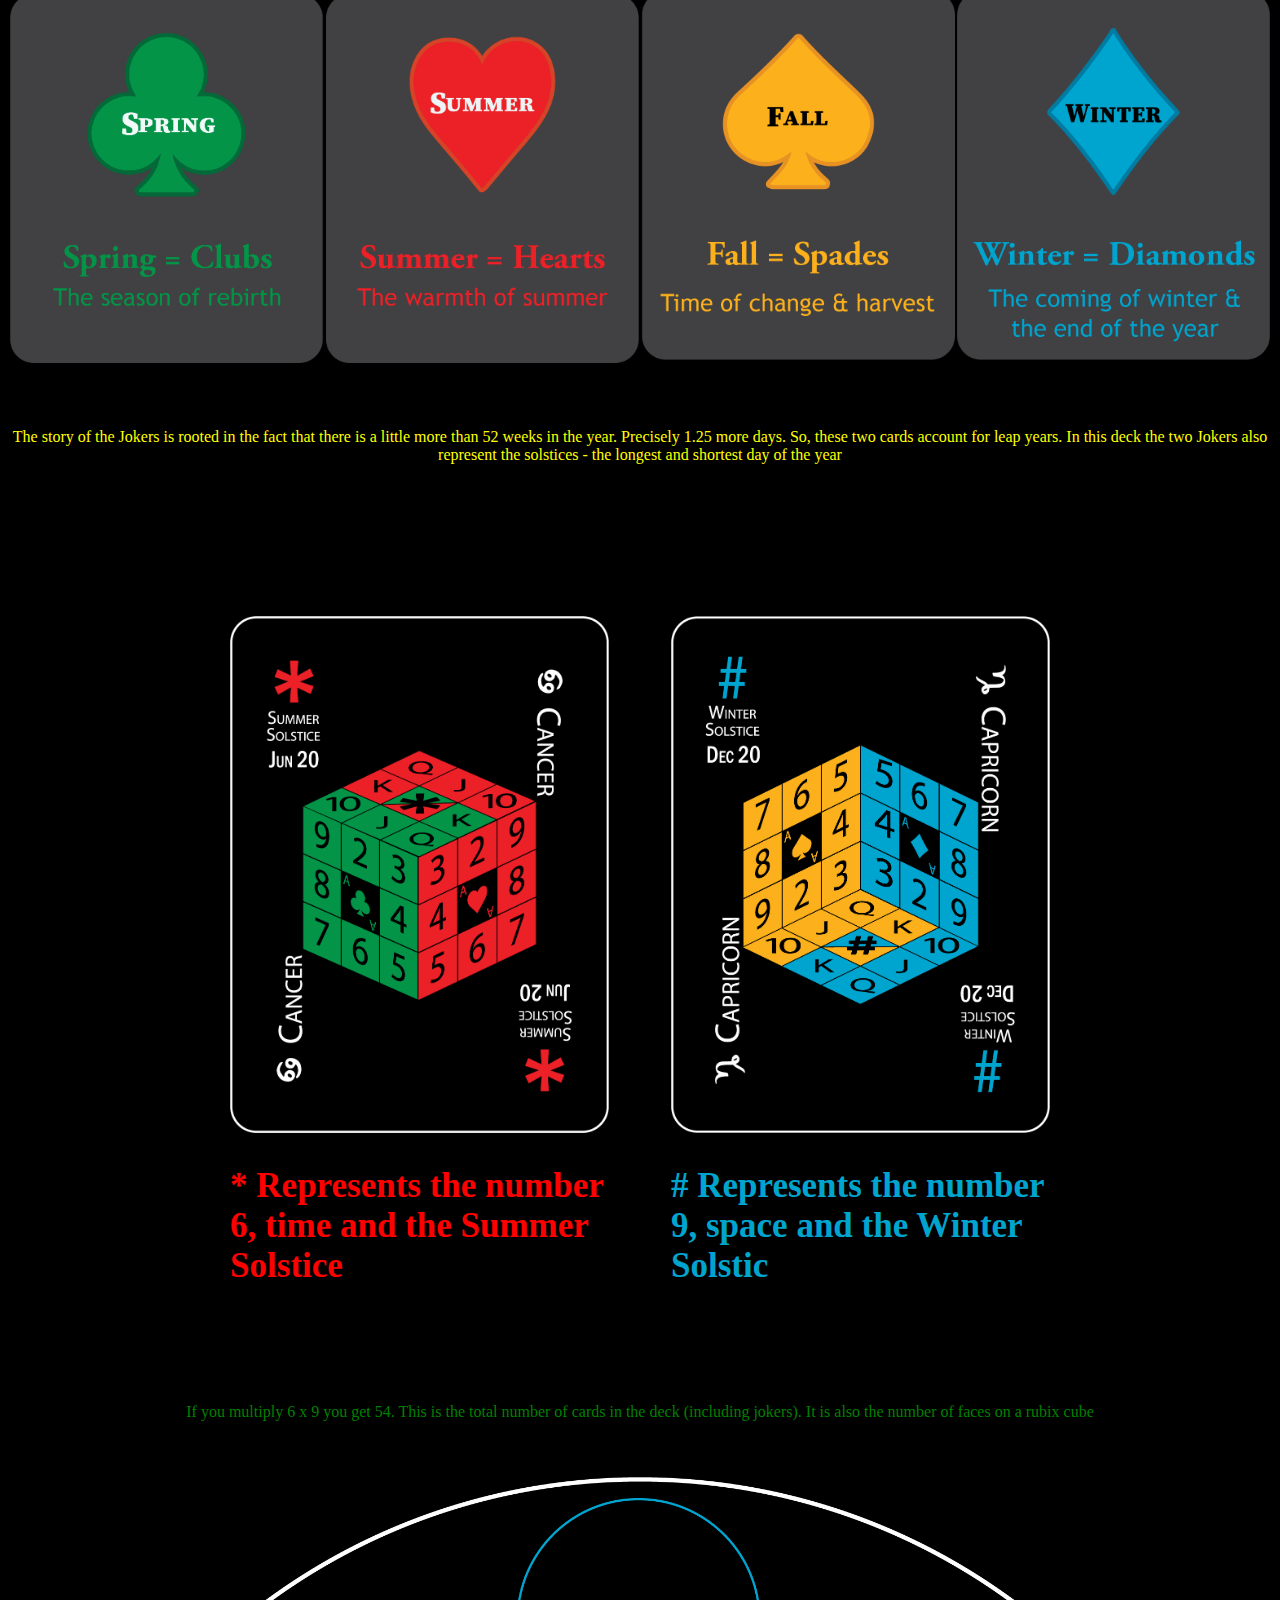
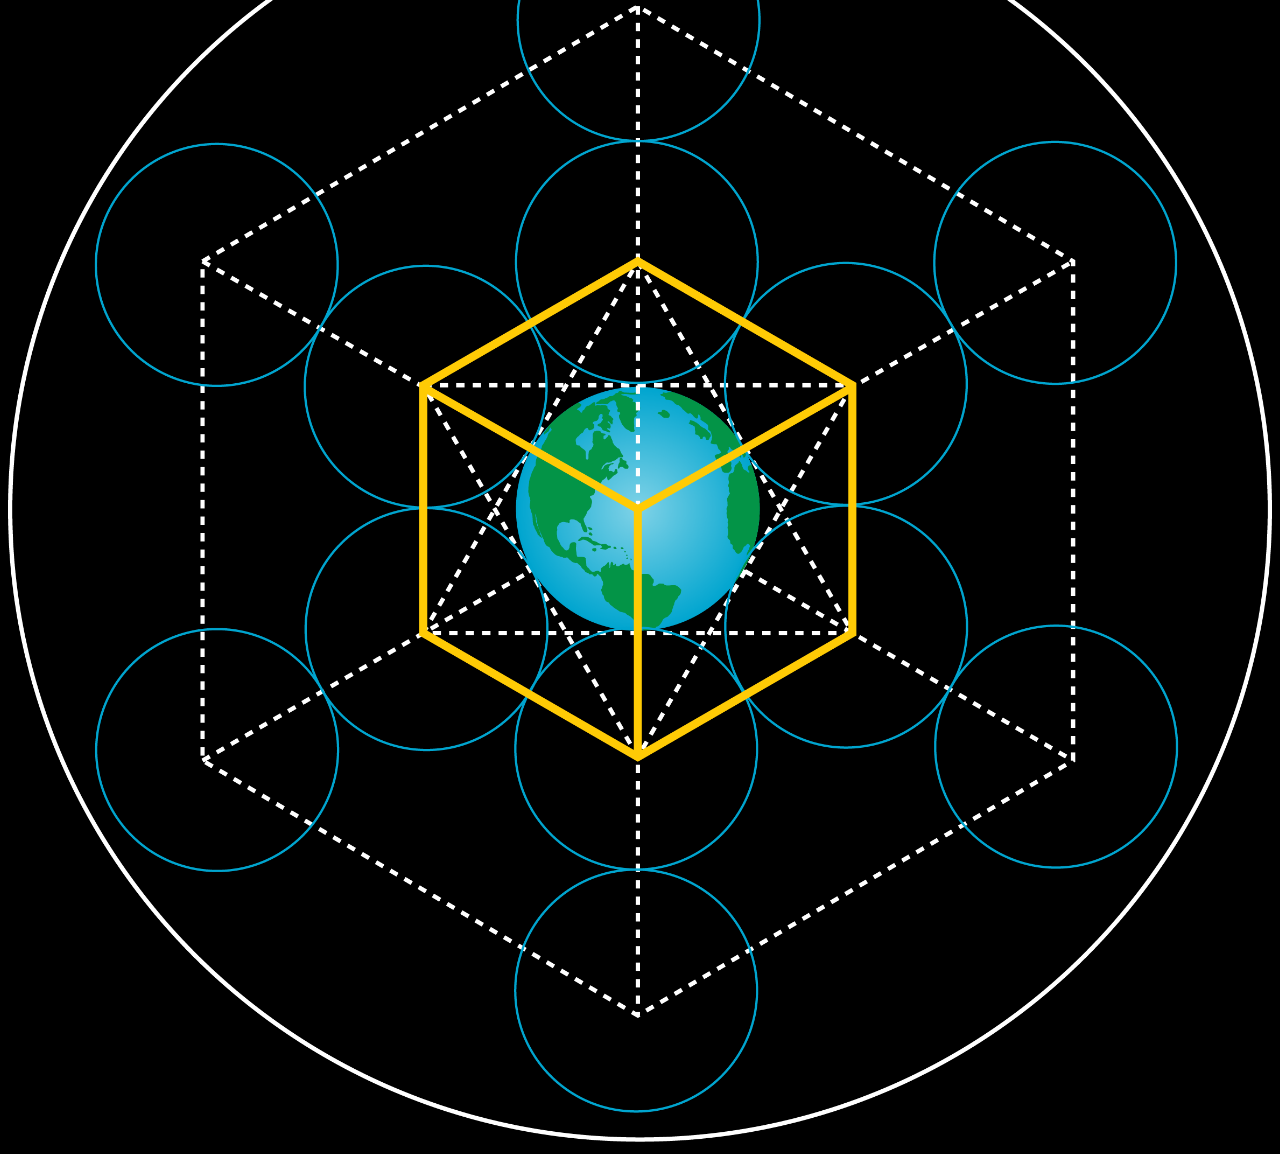
<file: TheCards.html>
<!DOCTYPE html>

<html>
<head>
<style>

ul {
  list-style-type: none;
  margin: 0;
  padding: 0;
  overflow: hidden;
  background-color: black;
}

li {
  float: right;
}

li a {
  display: inline-block;
  color: white;
  text-align: center;
  padding: 14px 16px;
  text-decoration: none;
  font-size: 20px;
  font-family: sans-serif;
}

li a:hover {
  background-color: #111;
}

.active {
  background-color: red;
}
	
h1 {
text-align: center;
  background-color: black;
  color: green;
  font-size: 35px;
padding: 40px 0px 40px 0px;
}

h2 {
text-align: left;
color:#00A5CF;
  font-size: 35px;
}

</style>
</head>

<body style="background-color:black;">
	
<ul>
	<a href="index.html"><img width="15%" src="images\logo.png"  alt=""></a>
	<li ><a href="shop.html">Shop</a></li>
	<li><a href="gallery.html">Photo Gallery</a></li>
	<li><a href="astrology.html">Astrology</a></li>
	<li><a class="active" href="TheCards.html">The Cards</a></li>  
</ul>
	
<div>
<h1 style="color:red">A deck of cards = A solar calendar</h2>
			<p style="color:red;text-align:center;">The four suits represent the four seasons of the year. 
				The 52 weeks of our year correlate with the 52 cards in 
				a deck. Each card (except for the Jokers – we will talk 
				more about them later!) represent a week of the year 
				and every pip on each card represents a day of the 
				week.</p>
</div>

<div>
<img   style="width:100%"  src="images/The_cards_top@2x.png" />
</div>


			<p style="color:green;text-align:center;padding: 40px 0px 40px 0px;">Seven is the core value of a deck of playing cards and each card in the deck represents a week. Take one 
suit for example; put the cards in order from lowest to highest, from Ace to King and you'll see the median 
number (right in the middle) is seven. That is equal to one week</p>
</div>

			<p style="color:#00A5CF;text-align:center;padding: 40px 0px 40px 0px;">Add together the numbers that come before and after the seven, 6+8=14. That's the same as seven times 
two so those two cards are equal in value to two weeks. Continue adding the numbers on wither side (5+9) 
=14, (4+10) =14, (3+J) =14, (2+Q) =14 and (A+K) =14</p>
</div>

	<p style="color:red;text-align:center;padding: 40px 0px 40px 0px;">As you can see, these thirteen cards are equal to 13 weeks. Each suit represents a season and there are 
thirteen weeks in each season, totaling the 52 cards in a deck which are equal to the 52 weeks of the year. 
Ironically when you add the 5+2 in the number 52 the answer is 7 too!</p>
</div>

<div>
<table  width="100%"  cellpadding="0"  bgcolor="black">
	<tr>
        <td>
			<img   style="width:100%" src="images/Theccards-spring.png" />		
		</td>
        <td>
			<img style="width:100%" src="images/Thecards-summer.png" />		
		</td>
		<td>
			<img style="width:100%" src="images/Thecards-fall.png" />		
		</td>
		<td>
			<img style="width:100%" src="images/Thecards_winter.png" />		
		</td>
	</tr>
</table>

<div>

	<p style="color:yellow;text-align:center;padding: 40px 0px 40px 0px;">The story of the Jokers is rooted in the fact that there is a little more than 52 weeks in the year. Precisely 
1.25 more days. So, these two cards account for leap years. In this deck the two Jokers also represent the 
solstices - the longest and shortest day of the year</p>
</div>

<div>
<table  width="100%"  cellpadding="30"  bgcolor="black">
	<tr>
	<tr>
		<th width="15%"></th>
		<th width="35%"></th>
		<th width="35%"></th>
		<th width="15%"></th>		
	</tr>
	<tr>
	    <td></td>
        <td>
			<img style="width:100%" src="images/Thecards_joker_summer.png" />	
			<h2 style="color:red">* Represents the number 6, time and the Summer Solstice</h2>			
		</td>
        <td>
			<img style="width:100%" src="images/Thecards_joker_winter.png" />	
			<h2 style="color:#00A5CF"># Represents the number 9, space and the Winter Solstic</h2>			
		</td>
		<td></td>
	</tr>
	</tr>

</table>
</div>

<div>
	<p style="color:green;text-align:center;padding: 40px 0px 40px 0px;">If you multiply 6 x 9 you get 54. This is the total number of cards in the deck (including jokers). It is 
also the number of faces on a rubix cube</p>
</div>


<div>
<img style="width:100%"  src="images/Thecards_cube_graphic.png" />
</div>


</body>
</html>
</file>
